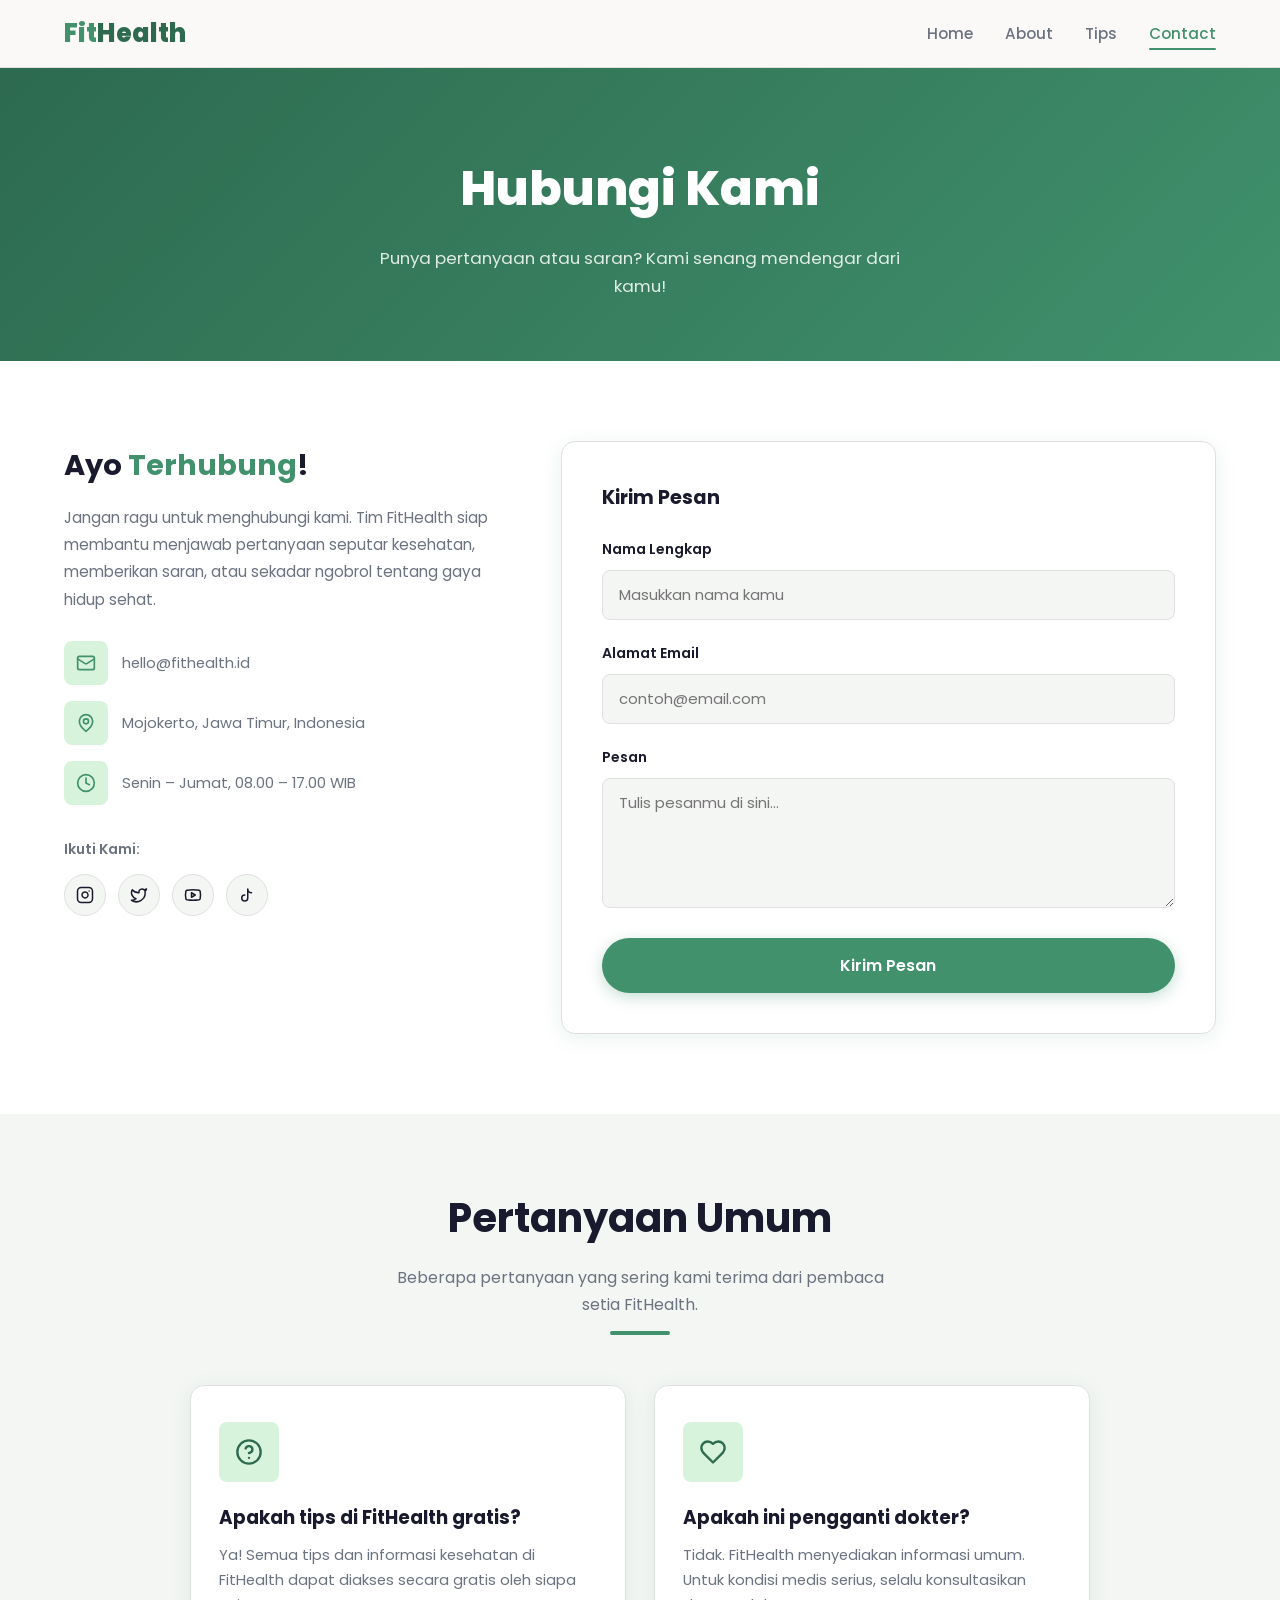
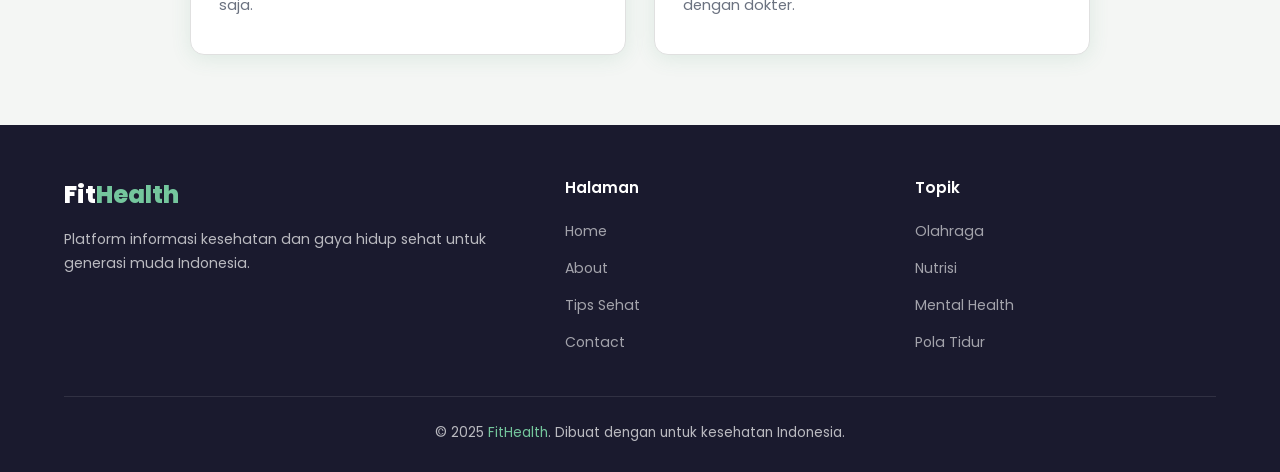
<file: contact.html>
<!DOCTYPE html>
<html lang="id">
<head>
  <meta charset="UTF-8" />
  <meta name="viewport" content="width=device-width, initial-scale=1.0" />
  <title>Contact - FitHealth</title>
  <link rel="icon" href="data:image/svg+xml,<svg xmlns='http://www.w3.org/2000/svg' viewBox='0 0 100 100'><text y='.9em' font-size='90'>🌿</text></svg>" />
  <link rel="preconnect" href="https://fonts.googleapis.com" />
  <link rel="preconnect" href="https://fonts.gstatic.com" crossorigin />
  <link href="https://fonts.googleapis.com/css2?family=Poppins:wght@400;600;700;800&display=swap" rel="stylesheet" />
  <link rel="stylesheet" href="style.css" />
</head>
<body>

  <div id="cursor-dot" aria-hidden="true"></div>
  <div id="cursor-ring" aria-hidden="true"></div>

  <nav class="navbar">
    <a href="index.html" class="navbar-logo">Fit<span>Health</span></a>
    <ul class="navbar-menu">
      <li><a href="index.html">Home</a></li>
      <li><a href="about.html">About</a></li>
      <li><a href="tips.html">Tips</a></li>
      <li><a href="contact.html">Contact</a></li>
    </ul>
    <div class="hamburger" aria-label="Toggle Menu">
      <span></span>
      <span></span>
      <span></span>
    </div>
  </nav>

  <div class="page-hero">
    <h1>Hubungi Kami</h1>
    <p>Punya pertanyaan atau saran? Kami senang mendengar dari kamu!</p>
  </div>

  <div class="contact-wrapper">

    <div class="contact-info">
      <h2>Ayo <span>Terhubung</span>!</h2>
      <p>Jangan ragu untuk menghubungi kami. Tim FitHealth siap membantu menjawab pertanyaan seputar kesehatan, memberikan saran, atau sekadar ngobrol tentang gaya hidup sehat.</p>

      <div class="contact-detail">
        <div class="contact-detail-item">
          <div class="icon">
            <svg xmlns="http://www.w3.org/2000/svg" width="20" height="20" viewBox="0 0 24 24" fill="none" stroke="#40916c" stroke-width="2" stroke-linecap="round" stroke-linejoin="round">
              <rect width="20" height="16" x="2" y="4" rx="2"/>
              <path d="m22 7-8.97 5.7a1.94 1.94 0 0 1-2.06 0L2 7"/>
            </svg>
          </div>
          <span>hello@fithealth.id</span>
        </div>
        <div class="contact-detail-item">
          <div class="icon">
            <svg xmlns="http://www.w3.org/2000/svg" width="20" height="20" viewBox="0 0 24 24" fill="none" stroke="#40916c" stroke-width="2" stroke-linecap="round" stroke-linejoin="round">
              <path d="M20 10c0 6-8 12-8 12s-8-6-8-12a8 8 0 0 1 16 0Z"/>
              <circle cx="12" cy="10" r="3"/>
            </svg>
          </div>
          <span>Mojokerto, Jawa Timur, Indonesia</span>
        </div>
        <div class="contact-detail-item">
          <div class="icon">
            <svg xmlns="http://www.w3.org/2000/svg" width="20" height="20" viewBox="0 0 24 24" fill="none" stroke="#40916c" stroke-width="2" stroke-linecap="round" stroke-linejoin="round">
              <circle cx="12" cy="12" r="10"/>
              <polyline points="12 6 12 12 16 14"/>
            </svg>
          </div>
          <span>Senin – Jumat, 08.00 – 17.00 WIB</span>
        </div>
      </div>

      <p style="font-size: 0.88rem; color: var(--gray-text); margin-bottom: 12px; font-weight: 600;">Ikuti Kami:</p>
      <div class="social-links">
        <div class="social-link" title="Instagram" role="button" aria-label="Instagram">
          <svg xmlns="http://www.w3.org/2000/svg" width="18" height="18" viewBox="0 0 24 24" fill="none" stroke="currentColor" stroke-width="2" stroke-linecap="round" stroke-linejoin="round">
            <rect width="20" height="20" x="2" y="2" rx="5"/>
            <path d="M16 11.37A4 4 0 1 1 12.63 8 4 4 0 0 1 16 11.37z"/>
            <line x1="17.5" y1="6.5" x2="17.51" y2="6.5"/>
          </svg>
        </div>
        <div class="social-link" title="Twitter" role="button" aria-label="Twitter">
          <svg xmlns="http://www.w3.org/2000/svg" width="18" height="18" viewBox="0 0 24 24" fill="none" stroke="currentColor" stroke-width="2" stroke-linecap="round" stroke-linejoin="round">
            <path d="M22 4s-.7 2.1-2 3.4c1.6 10-9.4 17.3-18 11.6 2.2.1 4.4-.6 6-2C3 15.5.5 9.6 3 5c2.2 2.6 5.6 4.1 9 4-.9-4.2 4-6.6 7-3.8 1.1 0 3-1.2 3-1.2z"/>
          </svg>
        </div>
        <div class="social-link" title="YouTube" role="button" aria-label="YouTube">
          <svg xmlns="http://www.w3.org/2000/svg" width="18" height="18" viewBox="0 0 24 24" fill="none" stroke="currentColor" stroke-width="2" stroke-linecap="round" stroke-linejoin="round">
            <path d="M2.5 17a24.12 24.12 0 0 1 0-10 2 2 0 0 1 1.4-1.4 49.56 49.56 0 0 1 16.2 0A2 2 0 0 1 21.5 7a24.12 24.12 0 0 1 0 10 2 2 0 0 1-1.4 1.4 49.55 49.55 0 0 1-16.2 0A2 2 0 0 1 2.5 17"/>
            <polygon points="10 15 15 12 10 9"/>
          </svg>
        </div>
        <div class="social-link" title="TikTok" role="button" aria-label="TikTok">
          <svg xmlns="http://www.w3.org/2000/svg" width="18" height="18" viewBox="0 0 24 24" fill="none" stroke="currentColor" stroke-width="2" stroke-linecap="round" stroke-linejoin="round">
            <path d="M9 12a4 4 0 1 0 4 4V4a5 5 0 0 0 5 5"/>
          </svg>
        </div>
      </div>
    </div>

    <div class="contact-form">
      <h3 style="font-size: 1.2rem; font-weight: 700; color: var(--dark); margin-bottom: 24px;">Kirim Pesan</h3>
      <form id="contactForm" novalidate>
        <div class="form-group">
          <label for="name">Nama Lengkap</label>
          <input type="text" id="name" name="name" placeholder="Masukkan nama kamu" autocomplete="name" />
        </div>
        <div class="form-group">
          <label for="email">Alamat Email</label>
          <input type="email" id="email" name="email" placeholder="contoh@email.com" autocomplete="email" />
        </div>
        <div class="form-group">
          <label for="pesan">Pesan</label>
          <textarea id="pesan" name="pesan" placeholder="Tulis pesanmu di sini..."></textarea>
        </div>
        <button type="submit" class="btn-submit">Kirim Pesan</button>
      </form>
    </div>

  </div>

  <section style="background: var(--gray-light); padding: 70px 5%;">
    <div class="section-title">
      <h2>Pertanyaan Umum</h2>
      <p>Beberapa pertanyaan yang sering kami terima dari pembaca setia FitHealth.</p>
      <div class="section-line"></div>
    </div>
    <div class="cards-grid" style="max-width: 900px; margin: 0 auto;">
      <div class="card">
        <div class="card-icon">
          <svg xmlns="http://www.w3.org/2000/svg" width="28" height="28" viewBox="0 0 24 24" fill="none" stroke="#2d6a4f" stroke-width="2" stroke-linecap="round" stroke-linejoin="round">
            <circle cx="12" cy="12" r="10"/>
            <path d="M9.09 9a3 3 0 0 1 5.83 1c0 2-3 3-3 3"/>
            <line x1="12" y1="17" x2="12.01" y2="17"/>
          </svg>
        </div>
        <h3>Apakah tips di FitHealth gratis?</h3>
        <p>Ya! Semua tips dan informasi kesehatan di FitHealth dapat diakses secara gratis oleh siapa saja.</p>
      </div>
      <div class="card">
        <div class="card-icon">
          <svg xmlns="http://www.w3.org/2000/svg" width="28" height="28" viewBox="0 0 24 24" fill="none" stroke="#2d6a4f" stroke-width="2" stroke-linecap="round" stroke-linejoin="round">
            <path d="M19 14c1.49-1.46 3-3.21 3-5.5A5.5 5.5 0 0 0 16.5 3c-1.76 0-3 .5-4.5 2-1.5-1.5-2.74-2-4.5-2A5.5 5.5 0 0 0 2 8.5c0 2.3 1.5 4.05 3 5.5l7 7Z"/>
          </svg>
        </div>
        <h3>Apakah ini pengganti dokter?</h3>
        <p>Tidak. FitHealth menyediakan informasi umum. Untuk kondisi medis serius, selalu konsultasikan dengan dokter.</p>
      </div>
    </div>
  </section>

  <footer>
    <div class="footer-top">
      <div class="footer-brand">
        <div class="logo">Fit<span>Health</span></div>
        <p>Platform informasi kesehatan dan gaya hidup sehat untuk generasi muda Indonesia.</p>
      </div>
      <div class="footer-col">
        <h4>Halaman</h4>
        <ul>
          <li><a href="index.html">Home</a></li>
          <li><a href="about.html">About</a></li>
          <li><a href="tips.html">Tips Sehat</a></li>
          <li><a href="contact.html">Contact</a></li>
        </ul>
      </div>
      <div class="footer-col">
        <h4>Topik</h4>
        <ul>
          <li><a href="tips.html">Olahraga</a></li>
          <li><a href="tips.html">Nutrisi</a></li>
          <li><a href="tips.html">Mental Health</a></li>
          <li><a href="tips.html">Pola Tidur</a></li>
        </ul>
      </div>
    </div>
    <div class="footer-bottom">
      <p>&copy; 2025 <span>FitHealth</span>. Dibuat dengan  untuk kesehatan Indonesia.</p>
    </div>
  </footer>

  <script src="script.js"></script>
</body>
</html>
</file>
<file: style.css>
/* ============================================================
   IMPORT FONT
   ============================================================ */
@import url('https://fonts.googleapis.com/css2?family=Poppins:wght@400;600;700;800&display=swap');


/* ============================================================
   CSS VARIABLES
   ============================================================ */
:root {
  /* Colors */
  --green-dark:   #2d6a4f;
  --green-main:   #40916c;
  --green-light:  #74c69d;
  --green-pale:   #d8f3dc;
  --white:        #ffffff;
  --gray-light:   #f4f6f4;
  --gray-mid:     #e0e0e0;
  --gray-text:    #6b7280;
  --dark:         #1a1a2e;

  /* Shadows */
  --shadow:       0 4px 20px rgba(64, 145, 108, 0.12);
  --shadow-hover: 0 8px 30px rgba(64, 145, 108, 0.25);

  /* Misc */
  --radius:       14px;
  --radius-sm:    8px;
  --transition:   all 0.3s ease;
  --font:         'Poppins', sans-serif;
}


/* ============================================================
   RESET & BASE
   ============================================================ */
*,
*::before,
*::after {
  margin: 0;
  padding: 0;
  box-sizing: border-box;
}

html {
  scroll-behavior: smooth;
}

body {
  font-family: var(--font);
  background: var(--white);
  color: var(--dark);
  line-height: 1.7;
  overflow-x: hidden;
}

img {
  max-width: 100%;
  display: block;
}

a {
  text-decoration: none;
  color: inherit;
}

ul {
  list-style: none;
}


/* ============================================================
   NAVBAR
   ============================================================ */
.navbar {
  position: sticky;
  top: 0;
  z-index: 1000;
  background: rgba(251, 248, 248, 0.95);
  backdrop-filter: blur(10px);
  border-bottom: 1px solid var(--gray-mid);
  padding: 0 5%;
  display: flex;
  align-items: center;
  justify-content: space-between;
  height: 68px;
  transition: var(--transition);
}

.navbar.scrolled {
  box-shadow: 0 2px 20px rgb(255, 255, 255);
}

/* Logo */
.navbar-logo {
  font-size: 1.6rem;
  font-weight: 800;
  color: var(--green-main);
}

.navbar-logo span {
  color: var(--green-dark);
}

/* Menu Links */
.navbar-menu {
  display: flex;
  gap: 2rem;
  align-items: center;
}

.navbar-menu a {
  font-size: 0.95rem;
  font-weight: 500;
  color: var(--gray-text);
  padding: 6px 0;
  position: relative;
  transition: var(--transition);
}

.navbar-menu a::after {
  content: '';
  position: absolute;
  bottom: 0;
  left: 0;
  width: 0;
  height: 2px;
  background: var(--green-main);
  border-radius: 2px;
  transition: width 0.3s ease;
}

.navbar-menu a:hover,
.navbar-menu a.active {
  color: var(--green-main);
}

.navbar-menu a:hover::after,
.navbar-menu a.active::after {
  width: 100%;
}

/* Hamburger */
.hamburger {
  display: none;
  flex-direction: column;
  gap: 5px;
  cursor: pointer;
  padding: 4px;
}

.hamburger span {
  display: block;
  width: 25px;
  height: 3px;
  background: var(--green-dark);
  border-radius: 3px;
  transition: var(--transition);
}

.hamburger.open span:nth-child(1) { transform: translateY(8px) rotate(45deg); }
.hamburger.open span:nth-child(2) { opacity: 0; }
.hamburger.open span:nth-child(3) { transform: translateY(-8px) rotate(-45deg); }


/* ============================================================
   HERO SECTION
   ============================================================ */
.hero {
  min-height: calc(100vh - 68px);
  background: linear-gradient(135deg, var(--green-pale) 0%, var(--white) 60%);
  display: flex;
  align-items: center;
  padding: 60px 5%;
  gap: 60px;
}

.hero-content {
  flex: 1;
  max-width: 560px;
}

.hero-badge {
  display: inline-block;
  background: var(--green-pale);
  color: var(--green-dark);
  font-size: 0.8rem;
  font-weight: 600;
  letter-spacing: 1px;
  text-transform: uppercase;
  padding: 6px 16px;
  border-radius: 50px;
  margin-bottom: 20px;
  border: 1px solid var(--green-light);
}

.hero h1 {
  font-size: clamp(2.2rem, 5vw, 3.4rem);
  font-weight: 800;
  line-height: 1.2;
  margin-bottom: 20px;
}

.hero h1 .highlight {
  color: var(--green-main);
}

.hero p {
  font-size: 1.05rem;
  color: var(--gray-text);
  margin-bottom: 36px;
}

.hero-image {
  flex: 1;
  display: flex;
  justify-content: center;
  align-items: center;
}

.hero-illustration {
  width: 100%;
  max-width: 480px;
  background: linear-gradient(135deg, var(--green-pale), var(--green-light));
  border-radius: 24px;
  aspect-ratio: 4 / 3;
  display: flex;
  align-items: center;
  justify-content: center;
  font-size: 8rem;
  box-shadow: var(--shadow-hover);
}

.hero-photo {
  width: 100%;
  max-width: 480px;
  height: 420px;
  object-fit: cover;
  border-radius: 24px;
  box-shadow: var(--shadow-hover);
}


/* ============================================================
   BUTTONS
   ============================================================ */
.btn-primary,
.btn-outline {
  display: inline-block;
  font-family: var(--font);
  font-size: 0.95rem;
  font-weight: 600;
  padding: 14px 32px;
  border-radius: 50px;
  cursor: pointer;
  transition: var(--transition);
}

.btn-primary {
  background: var(--green-main);
  color: var(--white);
  border: 2px solid var(--green-main);
  box-shadow: 0 4px 15px rgba(64, 145, 108, 0.35);
}

.btn-primary:hover {
  background: var(--green-dark);
  border-color: var(--green-dark);
  transform: translateY(-2px);
}

.btn-outline {
  background: transparent;
  color: var(--green-main);
  border: 2px solid var(--green-main);
  margin-left: 12px;
}

.btn-outline:hover {
  background: var(--green-pale);
  transform: translateY(-2px);
}


/* ============================================================
   SECTIONS — SHARED
   ============================================================ */
section {
  padding: 80px 5%;
}

.section-title {
  text-align: center;
  margin-bottom: 50px;
}

.section-title h2 {
  font-size: clamp(1.8rem, 3.5vw, 2.5rem);
  font-weight: 700;
  margin-bottom: 12px;
}

.section-title p {
  font-size: 1rem;
  color: var(--gray-text);
  max-width: 520px;
  margin: 0 auto;
}

.section-line {
  width: 60px;
  height: 4px;
  background: var(--green-main);
  border-radius: 4px;
  margin: 12px auto 0;
}

.benefits {
  background: var(--gray-light);
}


/* ============================================================
   CARDS
   ============================================================ */
.cards-grid {
  display: grid;
  grid-template-columns: repeat(auto-fit, minmax(280px, 1fr));
  gap: 28px;
}

.card {
  background: var(--white);
  border-radius: var(--radius);
  padding: 36px 28px;
  box-shadow: var(--shadow);
  border: 1px solid var(--gray-mid);
}

.card-icon {
  width: 60px;
  height: 60px;
  background: var(--green-pale);
  border-radius: var(--radius-sm);
  display: flex;
  align-items: center;
  justify-content: center;
  font-size: 1.8rem;
  margin-bottom: 20px;
}

.card h3 {
  font-size: 1.15rem;
  font-weight: 700;
  margin-bottom: 10px;
}

.card p {
  font-size: 0.92rem;
  color: var(--gray-text);
  line-height: 1.7;
}


/* ============================================================
   PAGE HERO
   ============================================================ */
.page-hero {
  background: linear-gradient(135deg, var(--green-dark), var(--green-main));
  color: var(--white);
  padding: 80px 5% 60px;
  text-align: center;
}

.page-hero h1 {
  font-size: clamp(2rem, 4vw, 3rem);
  font-weight: 800;
  margin-bottom: 14px;
}

.page-hero p {
  font-size: 1.05rem;
  opacity: 0.85;
  max-width: 540px;
  margin: 0 auto;
}


/* ============================================================
   ABOUT SECTION
   ============================================================ */
.about-content {
  display: flex;
  align-items: center;
  gap: 60px;
  padding: 80px 5%;
}

.about-text {
  flex: 1;
}

.about-text h2 {
  font-size: 1.9rem;
  font-weight: 700;
  margin-bottom: 16px;
}

.about-text h2 span {
  color: var(--green-main);
}

.about-text p {
  font-size: 0.97rem;
  color: var(--gray-text);
  margin-bottom: 16px;
  line-height: 1.8;
}

.about-image {
  flex: 1;
  display: flex;
  justify-content: center;
}

.about-image .img-box {
  width: 100%;
  max-width: 420px;
  aspect-ratio: 1;
  background: linear-gradient(135deg, var(--green-pale), var(--green-light));
  border-radius: 24px;
  display: flex;
  align-items: center;
  justify-content: center;
  font-size: 7rem;
  box-shadow: var(--shadow-hover);
}

/* Stats */
.about-stats {
  display: grid;
  grid-template-columns: repeat(3, 1fr);
  gap: 24px;
  padding: 50px 5%;
  background: var(--gray-light);
  text-align: center;
}

.stat-item h3 {
  font-size: 2rem;
  font-weight: 800;
  color: var(--green-main);
}

.stat-item p {
  font-size: 0.88rem;
  color: var(--gray-text);
  margin-top: 4px;
}


/* ============================================================
   TIPS SECTION
   ============================================================ */
.tips-grid {
  display: grid;
  grid-template-columns: repeat(auto-fit, minmax(260px, 1fr));
  gap: 28px;
  padding: 60px 5%;
}

.tip-card {
  background: var(--white);
  border-radius: var(--radius);
  padding: 32px 24px;
  box-shadow: var(--shadow);
  border: 1px solid var(--gray-mid);
  border-top: 4px solid var(--green-main);
}

.tip-card .tip-number {
  font-size: 0.78rem;
  font-weight: 700;
  color: var(--green-main);
  letter-spacing: 1.5px;
  text-transform: uppercase;
  margin-bottom: 8px;
}

.tip-card .tip-icon {
  font-size: 2.5rem;
  margin-bottom: 16px;
}

.tip-card h3 {
  font-size: 1.1rem;
  font-weight: 700;
  margin-bottom: 10px;
}

.tip-card p {
  font-size: 0.9rem;
  color: var(--gray-text);
  line-height: 1.7;
}


/* ============================================================
   CONTACT SECTION
   ============================================================ */
.contact-wrapper {
  display: grid;
  grid-template-columns: 1fr 1.5fr;
  gap: 60px;
  padding: 80px 5%;
  align-items: start;
}

/* Info Column */
.contact-info h2 {
  font-size: 1.8rem;
  font-weight: 700;
  margin-bottom: 14px;
}

.contact-info h2 span {
  color: var(--green-main);
}

.contact-info p {
  font-size: 0.95rem;
  color: var(--gray-text);
  line-height: 1.8;
  margin-bottom: 28px;
}

.contact-detail {
  display: flex;
  flex-direction: column;
  gap: 16px;
  margin-bottom: 32px;
}

.contact-detail-item {
  display: flex;
  align-items: center;
  gap: 14px;
}

.contact-detail-item .icon {
  width: 44px;
  height: 44px;
  background: var(--green-pale);
  border-radius: var(--radius-sm);
  display: flex;
  align-items: center;
  justify-content: center;
  font-size: 1.2rem;
  flex-shrink: 0;
}

.contact-detail-item span {
  font-size: 0.92rem;
  color: var(--gray-text);
}

/* Social Links */
.social-links {
  display: flex;
  gap: 12px;
}

.social-link {
  width: 42px;
  height: 42px;
  background: var(--gray-light);
  border-radius: 50%;
  display: flex;
  align-items: center;
  justify-content: center;
  font-size: 1.1rem;
  transition: var(--transition);
  border: 1px solid var(--gray-mid);
  cursor: pointer;
}

.social-link:hover {
  background: var(--green-main);
  color: var(--white);
  transform: translateY(-3px);
}

/* Form Column */
.contact-form {
  background: var(--white);
  border-radius: var(--radius);
  padding: 40px;
  box-shadow: var(--shadow);
  border: 1px solid var(--gray-mid);
}

.form-group {
  margin-bottom: 22px;
}

.form-group label {
  display: block;
  font-size: 0.88rem;
  font-weight: 600;
  margin-bottom: 8px;
}

.form-group input,
.form-group textarea {
  width: 100%;
  padding: 13px 16px;
  border: 1.5px solid var(--gray-mid);
  border-radius: var(--radius-sm);
  font-family: var(--font);
  font-size: 0.93rem;
  color: var(--dark);
  background: var(--gray-light);
  transition: var(--transition);
  outline: none;
  resize: vertical;
}

.form-group input:focus,
.form-group textarea:focus {
  border-color: var(--green-main);
  background: var(--white);
  box-shadow: 0 0 0 3px rgba(64, 145, 108, 0.1);
}

.form-group textarea {
  min-height: 130px;
}

.btn-submit {
  width: 100%;
  padding: 15px;
  background: var(--green-main);
  color: var(--white);
  font-family: var(--font);
  font-size: 1rem;
  font-weight: 600;
  border: none;
  border-radius: 50px;
  cursor: pointer;
  transition: var(--transition);
  box-shadow: 0 4px 15px rgba(64, 145, 108, 0.3);
}

.btn-submit:hover {
  background: var(--green-dark);
  transform: translateY(-2px);
}


/* ============================================================
   FOOTER
   ============================================================ */
footer {
  background: var(--dark);
  color: rgba(255, 255, 255, 0.7);
  padding: 50px 5% 28px;
}

.footer-top {
  display: grid;
  grid-template-columns: 1.5fr 1fr 1fr;
  gap: 50px;
  margin-bottom: 40px;
}

.footer-brand .logo {
  font-size: 1.5rem;
  font-weight: 800;
  color: var(--white);
  margin-bottom: 12px;
}

.footer-brand .logo span {
  color: var(--green-light);
}

.footer-brand p {
  font-size: 0.88rem;
  line-height: 1.7;
}

.footer-col h4 {
  font-size: 0.95rem;
  font-weight: 600;
  color: var(--white);
  margin-bottom: 16px;
}

.footer-col ul {
  display: flex;
  flex-direction: column;
  gap: 10px;
}

.footer-col ul a {
  font-size: 0.88rem;
  color: rgba(255, 255, 255, 0.6);
  transition: var(--transition);
}

.footer-col ul a:hover {
  color: var(--green-light);
  padding-left: 4px;
}

.footer-bottom {
  border-top: 1px solid rgba(255, 255, 255, 0.1);
  padding-top: 24px;
  text-align: center;
  font-size: 0.85rem;
}

.footer-bottom span {
  color: var(--green-light);
}


/* ============================================================
   TOAST NOTIFICATION
   ============================================================ */
.alert-toast {
  position: fixed;
  bottom: 30px;
  right: 30px;
  background: var(--green-dark);
  color: var(--white);
  padding: 16px 24px;
  border-radius: var(--radius-sm);
  font-size: 0.92rem;
  font-weight: 500;
  box-shadow: 0 8px 25px rgba(0, 0, 0, 0.2);
  z-index: 9999;
  display: flex;
  align-items: center;
  gap: 10px;
  animation: slideIn 0.4s ease forwards;
}

.alert-toast.hide {
  animation: slideOut 0.4s ease forwards;
}

@keyframes slideIn {
  from { opacity: 0; transform: translateX(60px); }
  to   { opacity: 1; transform: translateX(0); }
}

@keyframes slideOut {
  from { opacity: 1; transform: translateX(0); }
  to   { opacity: 0; transform: translateX(60px); }
}


/* ============================================================
   RESPONSIVE — MOBILE (max-width: 768px)
   ============================================================ */
@media (max-width: 768px) {

  /* Navbar */
  .hamburger {
    display: flex;
  }

  .navbar-menu {
    position: fixed;
    top: 68px;
    left: 0;
    right: 0;
    background: var(--white);
    flex-direction: column;
    padding: 24px 5%;
    gap: 0;
    border-bottom: 1px solid var(--gray-mid);
    box-shadow: 0 8px 20px rgba(0, 0, 0, 0.08);
    display: none;
  }

  .navbar-menu.open {
    display: flex;
  }

  .navbar-menu a {
    padding: 14px 0;
    border-bottom: 1px solid var(--gray-mid);
    width: 100%;
  }

  .navbar-menu a:last-child {
    border-bottom: none;
  }

  /* Hero */
  .hero {
    flex-direction: column;
    padding: 50px 5%;
    text-align: center;
    min-height: auto;
    gap: 40px;
  }

  .hero-content {
    max-width: 100%;
  }

  .btn-outline {
    margin-left: 0;
    margin-top: 12px;
    display: block;
    text-align: center;
  }

  /* About */
  .about-content {
    flex-direction: column;
    padding: 50px 5%;
    gap: 36px;
  }

  .about-stats {
    grid-template-columns: 1fr;
  }

  /* Contact */
  .contact-wrapper {
    grid-template-columns: 1fr;
    padding: 50px 5%;
    gap: 36px;
  }

  /* Footer */
  .footer-top {
    grid-template-columns: 1fr;
    gap: 28px;
  }
}
</file>
